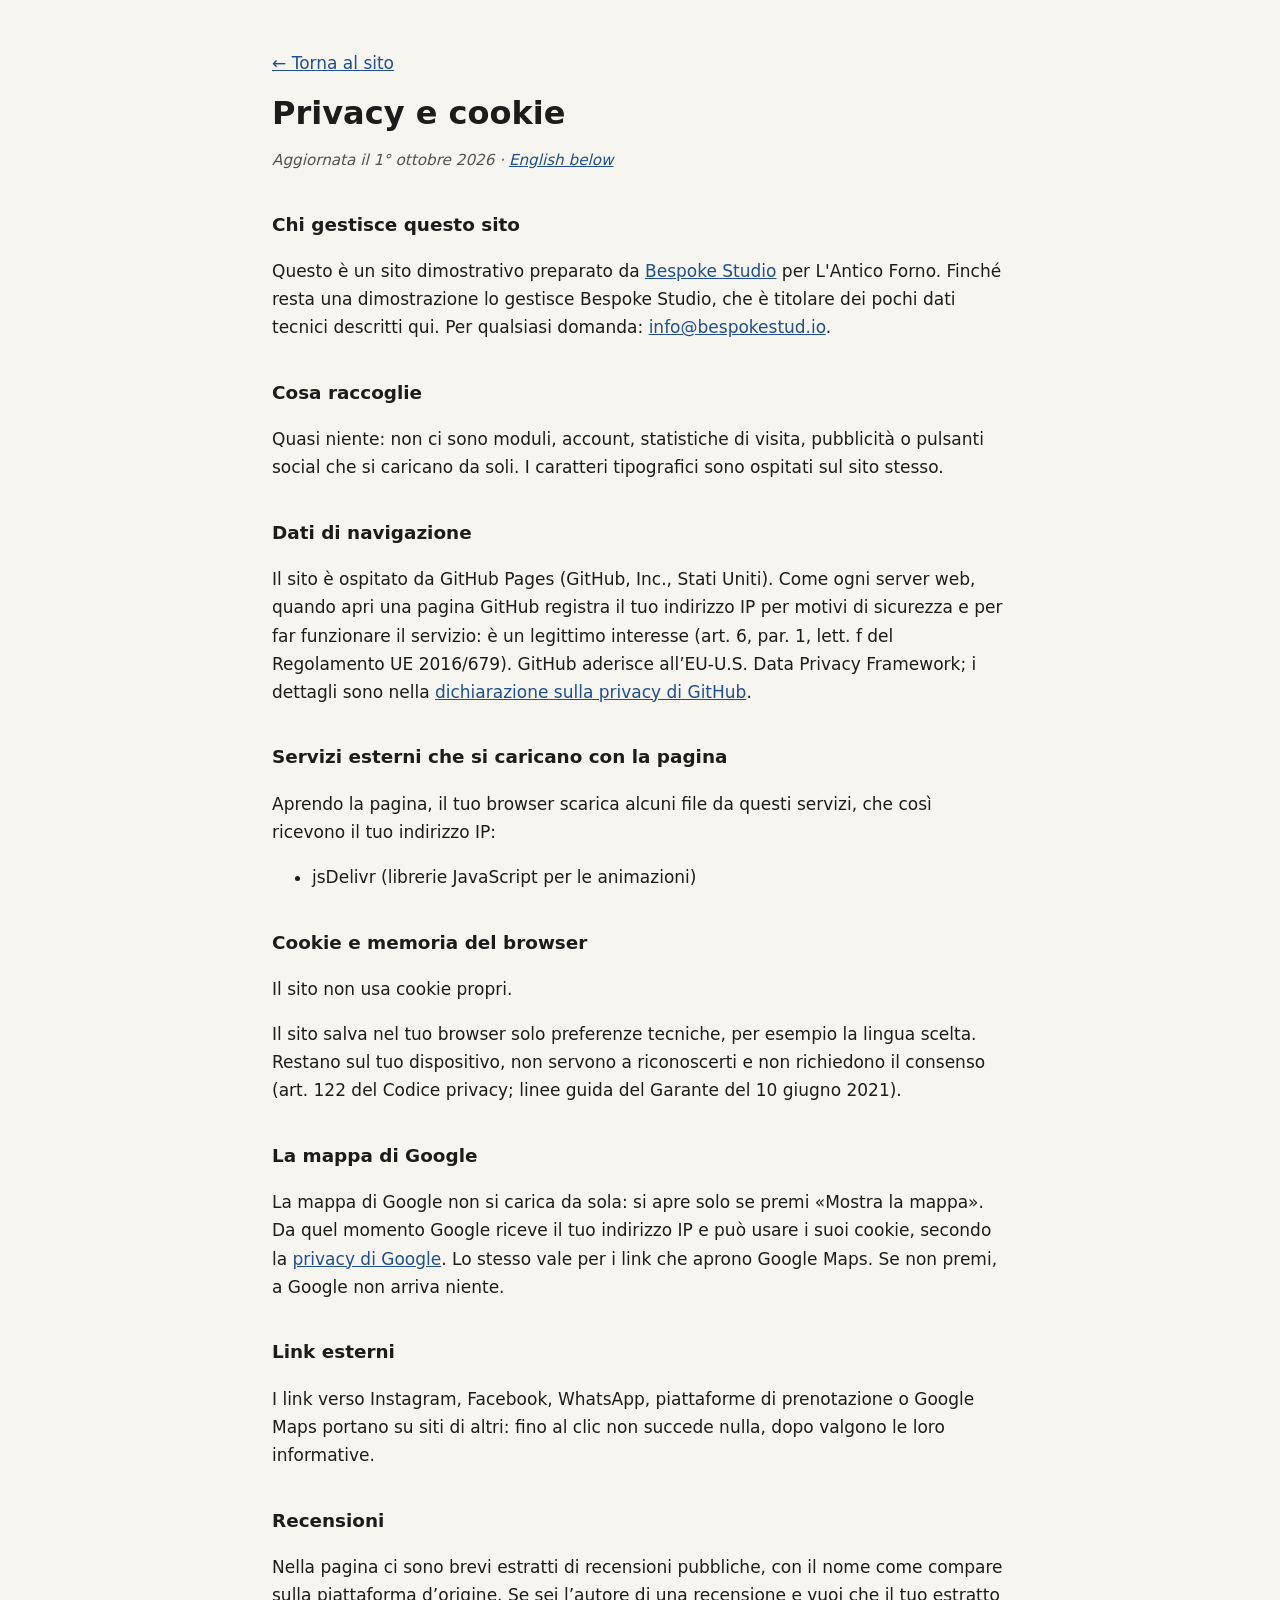
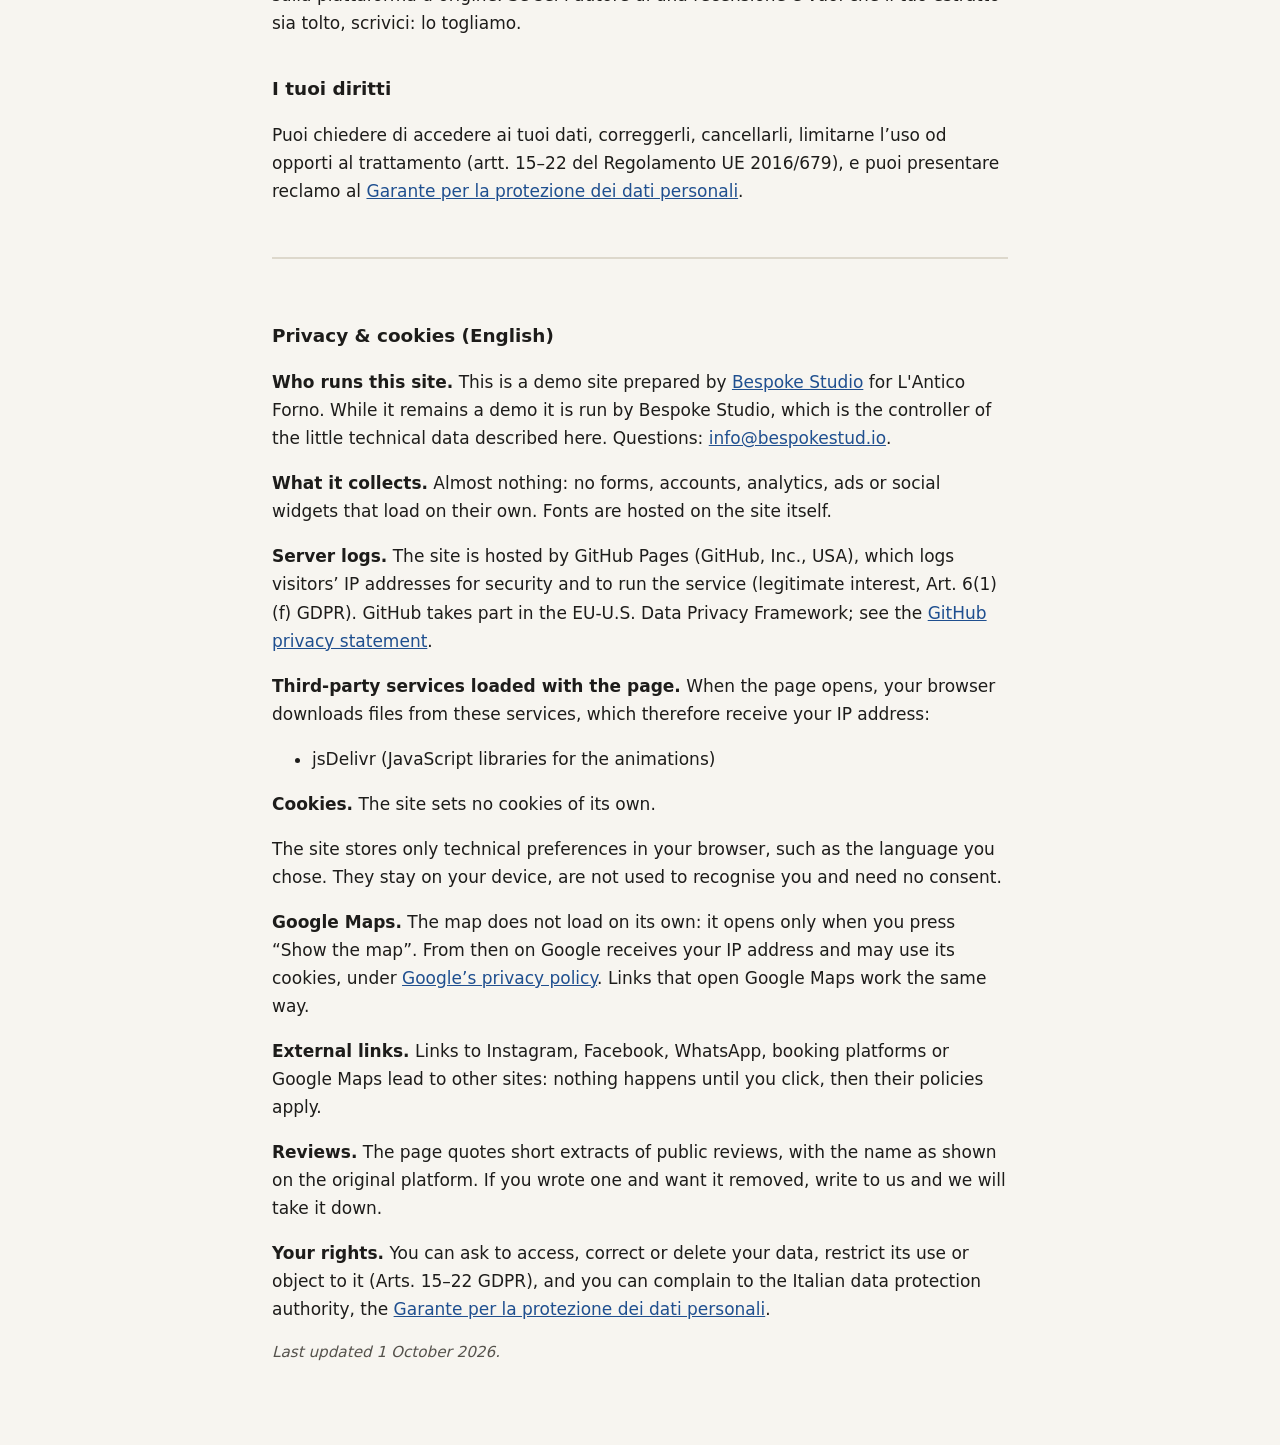
<file: privacy.html>
<!DOCTYPE html>
<html lang="it">
<head>
  <meta charset="UTF-8">
  <meta name="viewport" content="width=device-width, initial-scale=1.0">
  <meta name="robots" content="noindex">
  <title>Privacy e cookie · L'Antico Forno</title>
  <meta name="description" content="Informativa privacy e cookie del sito L'Antico Forno.">
  <style>
    body { margin: 0; background: #f7f5f0; color: #1d1c1a; font: 17px/1.65 system-ui, -apple-system, "Segoe UI", Roboto, sans-serif; }
    main { max-width: 46rem; margin: 0 auto; padding: 32px 20px 64px; }
    h1 { font-size: 2rem; line-height: 1.2; margin: 0.4em 0 0.2em; }
    h2 { font-size: 1.15rem; margin: 2em 0 0.4em; }
    a { color: #1f4f8f; }
    .data { color: #55524c; font-style: italic; font-size: 0.95rem; }
    .en { margin-top: 3em; padding-top: 1.5em; border-top: 2px solid #ddd8cc; }
    code { font-size: 0.9em; background: #ebe7dc; padding: 0 4px; border-radius: 3px; }
  </style>
</head>
<body>
<main>
  <p><a href="index.html">← Torna al sito</a></p>
  <h1>Privacy e cookie</h1>
  <p class="data">Aggiornata il 1° ottobre 2026 · <a href="#english" lang="en">English below</a></p>
  <h2>Chi gestisce questo sito</h2>
  <p>Questo è un sito dimostrativo preparato da <a href="https://bespokestud.io" rel="noopener">Bespoke Studio</a> per L'Antico Forno. Finché resta una dimostrazione lo gestisce Bespoke Studio, che è titolare dei pochi dati tecnici descritti qui. Per qualsiasi domanda: <a href="mailto:info@bespokestud.io">info@bespokestud.io</a>.</p>
  <h2>Cosa raccoglie</h2>
  <p>Quasi niente: non ci sono moduli, account, statistiche di visita, pubblicità o pulsanti social che si caricano da soli. I caratteri tipografici sono ospitati sul sito stesso.</p>
  <h2>Dati di navigazione</h2>
  <p>Il sito è ospitato da GitHub Pages (GitHub, Inc., Stati Uniti). Come ogni server web, quando apri una pagina GitHub registra il tuo indirizzo IP per motivi di sicurezza e per far funzionare il servizio: è un legittimo interesse (art. 6, par. 1, lett. f del Regolamento UE 2016/679). GitHub aderisce all’EU-U.S. Data Privacy Framework; i dettagli sono nella <a href="https://docs.github.com/site-policy/privacy-policies/github-general-privacy-statement" rel="noopener">dichiarazione sulla privacy di GitHub</a>.</p>
  <h2>Servizi esterni che si caricano con la pagina</h2>
  <p>Aprendo la pagina, il tuo browser scarica alcuni file da questi servizi, che così ricevono il tuo indirizzo IP:</p>
  <ul><li>jsDelivr (librerie JavaScript per le animazioni)</li></ul>
  <h2>Cookie e memoria del browser</h2>
  <p>Il sito non usa cookie propri.</p>
  <p>Il sito salva nel tuo browser solo preferenze tecniche, per esempio la lingua scelta. Restano sul tuo dispositivo, non servono a riconoscerti e non richiedono il consenso (art. 122 del Codice privacy; linee guida del Garante del 10 giugno 2021).</p>
  <h2>La mappa di Google</h2>
  <p>La mappa di Google non si carica da sola: si apre solo se premi «Mostra la mappa». Da quel momento Google riceve il tuo indirizzo IP e può usare i suoi cookie, secondo la <a href="https://policies.google.com/privacy?hl=it" rel="noopener">privacy di Google</a>. Lo stesso vale per i link che aprono Google Maps. Se non premi, a Google non arriva niente.</p>
  <h2>Link esterni</h2>
  <p>I link verso Instagram, Facebook, WhatsApp, piattaforme di prenotazione o Google Maps portano su siti di altri: fino al clic non succede nulla, dopo valgono le loro informative.</p>
  <h2>Recensioni</h2>
  <p>Nella pagina ci sono brevi estratti di recensioni pubbliche, con il nome come compare sulla piattaforma d’origine. Se sei l’autore di una recensione e vuoi che il tuo estratto sia tolto, scrivici: lo togliamo.</p>
  <h2>I tuoi diritti</h2>
  <p>Puoi chiedere di accedere ai tuoi dati, correggerli, cancellarli, limitarne l’uso od opporti al trattamento (artt. 15–22 del Regolamento UE 2016/679), e puoi presentare reclamo al <a href="https://www.garanteprivacy.it" rel="noopener">Garante per la protezione dei dati personali</a>.</p>
  <div class="en" id="english" lang="en">
    <h2>Privacy &amp; cookies (English)</h2>
    <p><strong>Who runs this site.</strong> This is a demo site prepared by <a href="https://bespokestud.io" rel="noopener">Bespoke Studio</a> for L'Antico Forno. While it remains a demo it is run by Bespoke Studio, which is the controller of the little technical data described here. Questions: <a href="mailto:info@bespokestud.io">info@bespokestud.io</a>.</p>
    <p><strong>What it collects.</strong> Almost nothing: no forms, accounts, analytics, ads or social widgets that load on their own. Fonts are hosted on the site itself.</p>
    <p><strong>Server logs.</strong> The site is hosted by GitHub Pages (GitHub, Inc., USA), which logs visitors’ IP addresses for security and to run the service (legitimate interest, Art. 6(1)(f) GDPR). GitHub takes part in the EU-U.S. Data Privacy Framework; see the <a href="https://docs.github.com/site-policy/privacy-policies/github-general-privacy-statement" rel="noopener">GitHub privacy statement</a>.</p>
    <p><strong>Third-party services loaded with the page.</strong> When the page opens, your browser downloads files from these services, which therefore receive your IP address:</p><ul><li>jsDelivr (JavaScript libraries for the animations)</li></ul>
    <p><strong>Cookies.</strong> The site sets no cookies of its own.</p>
    <p>The site stores only technical preferences in your browser, such as the language you chose. They stay on your device, are not used to recognise you and need no consent.</p>
    <p><strong>Google Maps.</strong> The map does not load on its own: it opens only when you press “Show the map”. From then on Google receives your IP address and may use its cookies, under <a href="https://policies.google.com/privacy?hl=en" rel="noopener">Google’s privacy policy</a>. Links that open Google Maps work the same way.</p>
    <p><strong>External links.</strong> Links to Instagram, Facebook, WhatsApp, booking platforms or Google Maps lead to other sites: nothing happens until you click, then their policies apply.</p>
    <p><strong>Reviews.</strong> The page quotes short extracts of public reviews, with the name as shown on the original platform. If you wrote one and want it removed, write to us and we will take it down.</p>
    <p><strong>Your rights.</strong> You can ask to access, correct or delete your data, restrict its use or object to it (Arts. 15–22 GDPR), and you can complain to the Italian data protection authority, the <a href="https://www.garanteprivacy.it" rel="noopener">Garante per la protezione dei dati personali</a>.</p>
    <p class="data">Last updated 1 October 2026.</p>
  </div>
</main>
</body>
</html>
</file>
